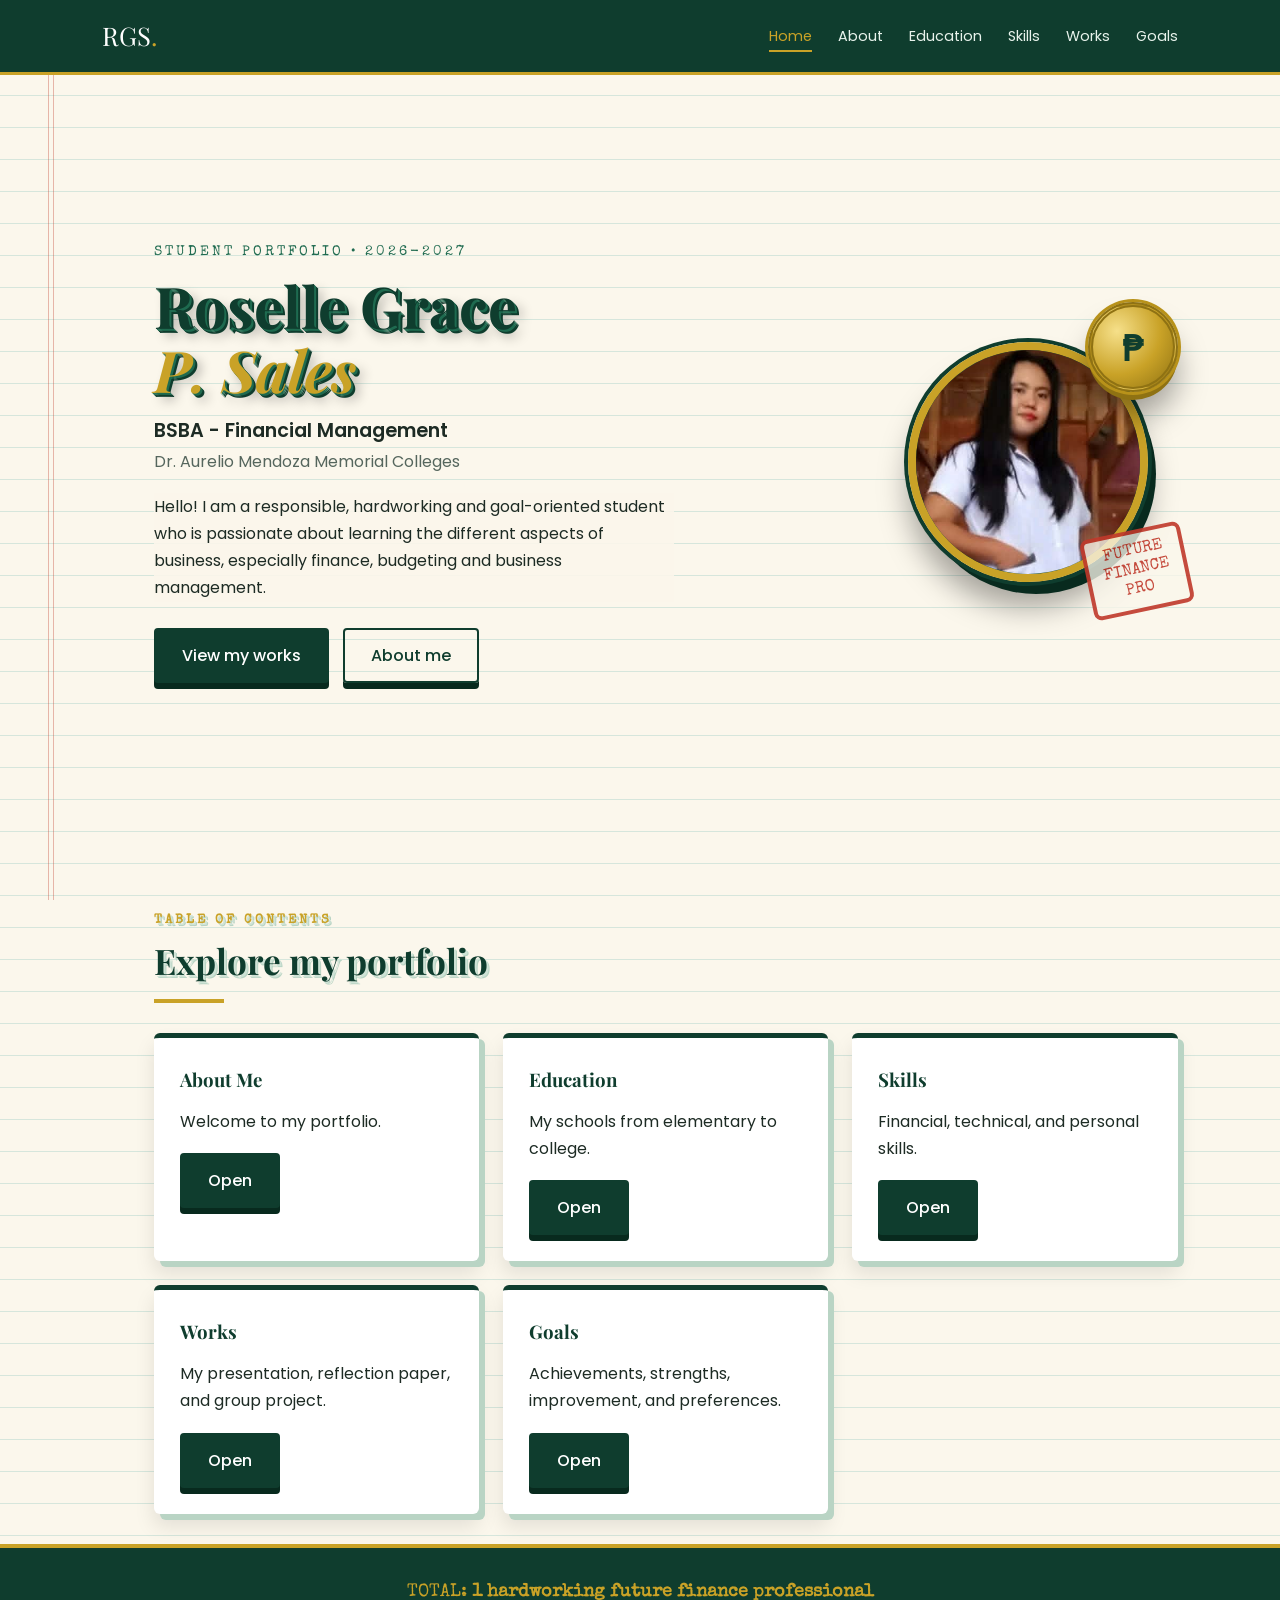
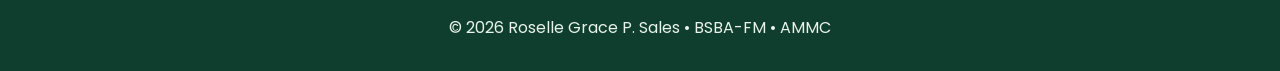
<file: index.html>
<!DOCTYPE html>
<html lang="en">
<head>
  <meta charset="UTF-8">
  <meta name="viewport" content="width=device-width, initial-scale=1.0">
  <title>Roselle Grace P. Sales | Portfolio</title>
  <link rel="preconnect" href="https://fonts.googleapis.com">
  <link href="https://fonts.googleapis.com/css2?family=Playfair+Display:wght@600;700&family=Poppins:wght@300;400;500;600&family=Special+Elite&display=swap" rel="stylesheet">
  <link rel="stylesheet" href="style.css">
</head>
<body>

  <!-- NAVIGATION -->
  <header class="navbar">
    <a href="index.html" class="logo">RGS<span>.</span></a>
    <nav>
      <a href="index.html" class="active">Home</a>
      <a href="about.html">About</a>
      <a href="education.html">Education</a>
      <a href="skills.html">Skills</a>
      <a href="works.html">Works</a>
      <a href="goals.html">Goals</a>
    </nav>
  </header>

  <!-- HOME / HERO -->
  <section class="hero">
    <div class="hero-text">
      <p class="small-title">STUDENT PORTFOLIO &bull; 2026-2027</p>
      <h1>Roselle Grace <br><em>P. Sales</em></h1>
      <p class="course">BSBA - Financial Management</p>
      <p class="school">Dr. Aurelio Mendoza Memorial Colleges</p>
      <p class="intro">
        Hello! I am a responsible, hardworking and goal-oriented student who is
        passionate about learning the different aspects of business, especially
        finance, budgeting and business management.
      </p>
      <a href="works.html" class="btn">View my works</a>
      <a href="about.html" class="btn btn-outline">About me</a>
    </div>

    <div class="hero-art">
      <!-- PROFILE PICTURE: ibutang ang litrato sa samang folder ug ngalan nga profile.jpg -->
      <div class="profile">
        <span>RG</span>
        <img src="./images/download.jpg" alt="">
      </div>
      <div class="coin"><span>&#8369;</span></div>
      <div class="stamp">FUTURE<br>FINANCE<br>PRO</div>
    </div>
  </section>

  <!-- MENU CARDS: link padung sa lahi-lahing page -->
  <section class="section">
    <h2 class="section-title"><small>Table of Contents</small>Explore my portfolio</h2>

    <div class="grid-3">
      <div class="card">
        <h3>About Me</h3>
        <p>Welcome to my portfolio.</p>
        <a href="about.html" class="btn">Open</a>
      </div>

      <div class="card">
        <h3>Education</h3>
        <p>My schools from elementary to college.</p>
        <a href="education.html" class="btn">Open</a>
      </div>

      <div class="card">
        <h3>Skills</h3>
        <p>Financial, technical, and personal skills.</p>
        <a href="skills.html" class="btn">Open</a>
      </div>

      <div class="card">
        <h3>Works</h3>
        <p>My presentation, reflection paper, and group project.</p>
        <a href="works.html" class="btn">Open</a>
      </div>

      <div class="card">
        <h3>Goals</h3>
        <p>Achievements, strengths, improvement, and preferences.</p>
        <a href="goals.html" class="btn">Open</a>
      </div>
    </div>
  </section>

  <!-- FOOTER -->
  <footer class="footer">
    <p class="total">TOTAL: <strong>1 hardworking future finance professional</strong></p>
    <p>&copy; 2026 Roselle Grace P. Sales &bull; BSBA-FM &bull; AMMC</p>
  </footer>

</body>
</html>
</file>
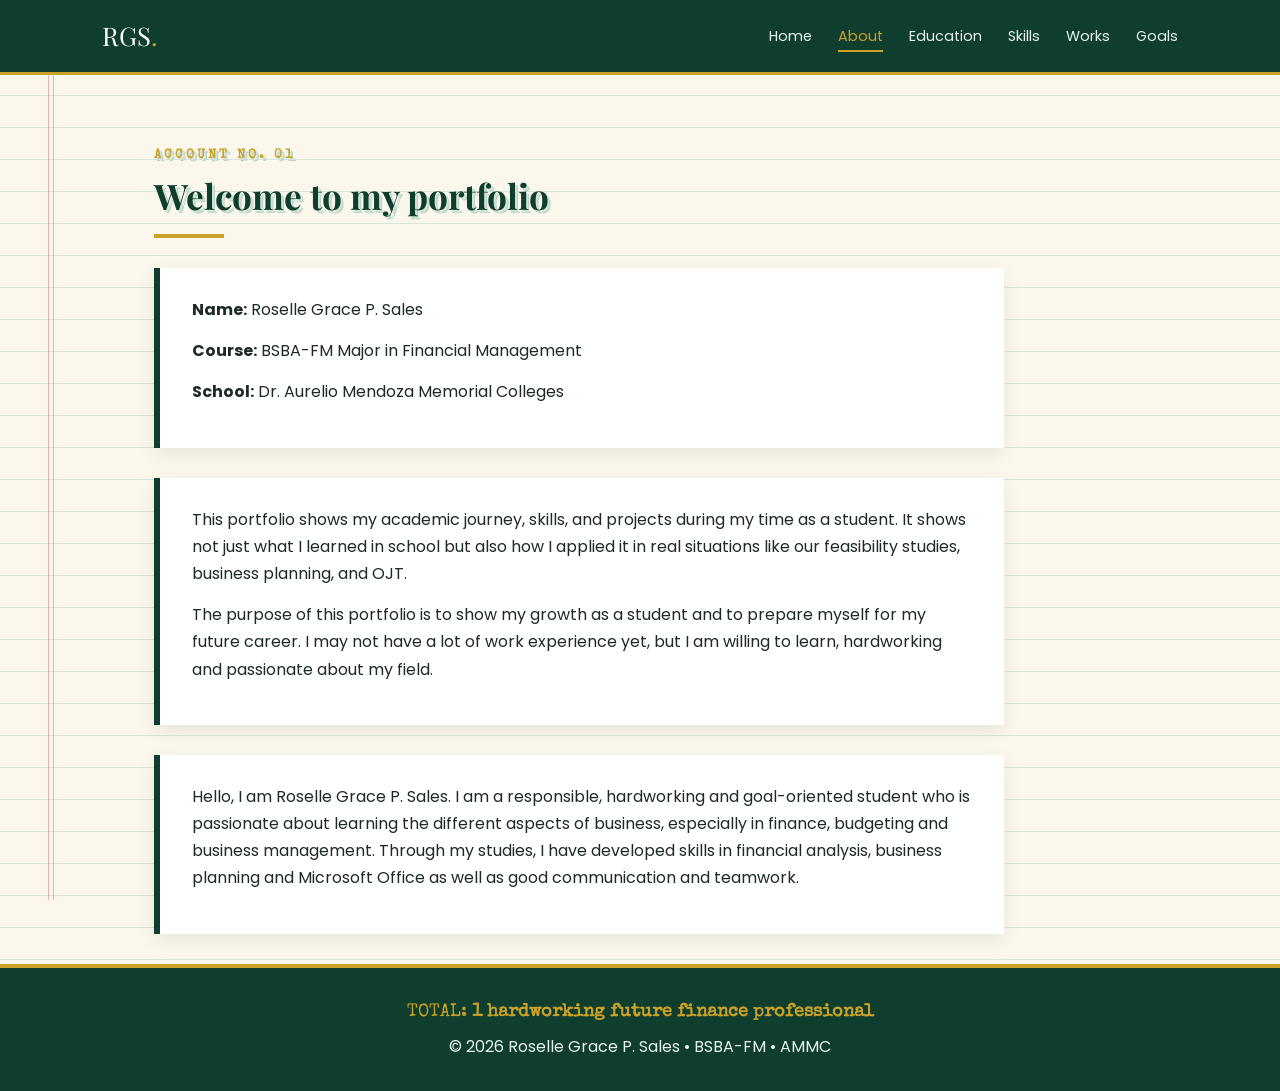
<file: about.html>
<!DOCTYPE html>
<html lang="en">
<head>
  <meta charset="UTF-8">
  <meta name="viewport" content="width=device-width, initial-scale=1.0">
  <title>About | Roselle Grace P. Sales</title>
  <link rel="preconnect" href="https://fonts.googleapis.com">
  <link href="https://fonts.googleapis.com/css2?family=Playfair+Display:wght@600;700&family=Poppins:wght@300;400;500;600&family=Special+Elite&display=swap" rel="stylesheet">
  <link rel="stylesheet" href="style.css">
</head>
<body>

  <header class="navbar">
    <a href="index.html" class="logo">RGS<span>.</span></a>
    <nav>
      <a href="index.html">Home</a>
      <a href="about.html" class="active">About</a>
      <a href="education.html">Education</a>
      <a href="skills.html">Skills</a>
      <a href="works.html">Works</a>
      <a href="goals.html">Goals</a>
    </nav>
  </header>

  <section class="section">
    <h2 class="section-title"><small>Account No. 01</small>Welcome to my portfolio</h2>

    <div class="paper">
      <p><strong>Name:</strong> Roselle Grace P. Sales</p>
      <p><strong>Course:</strong> BSBA-FM Major in Financial Management</p>
      <p><strong>School:</strong> Dr. Aurelio Mendoza Memorial Colleges</p>
    </div>

    <div class="paper small-paper">
      <p>
        This portfolio shows my academic journey, skills, and projects during my
        time as a student. It shows not just what I learned in school but also
        how I applied it in real situations like our feasibility studies,
        business planning, and OJT.
      </p>
      <p>
        The purpose of this portfolio is to show my growth as a student and to
        prepare myself for my future career. I may not have a lot of work
        experience yet, but I am willing to learn, hardworking and passionate
        about my field.
      </p>
    </div>

    <div class="paper small-paper">
      <p>
        Hello, I am Roselle Grace P. Sales. I am a responsible, hardworking and
        goal-oriented student who is passionate about learning the different
        aspects of business, especially in finance, budgeting and business
        management. Through my studies, I have developed skills in financial
        analysis, business planning and Microsoft Office as well as good
        communication and teamwork.
      </p>
    </div>
  </section>

  <footer class="footer">
    <p class="total">TOTAL: <strong>1 hardworking future finance professional</strong></p>
    <p>&copy; 2026 Roselle Grace P. Sales &bull; BSBA-FM &bull; AMMC</p>
  </footer>

</body>
</html>
</file>
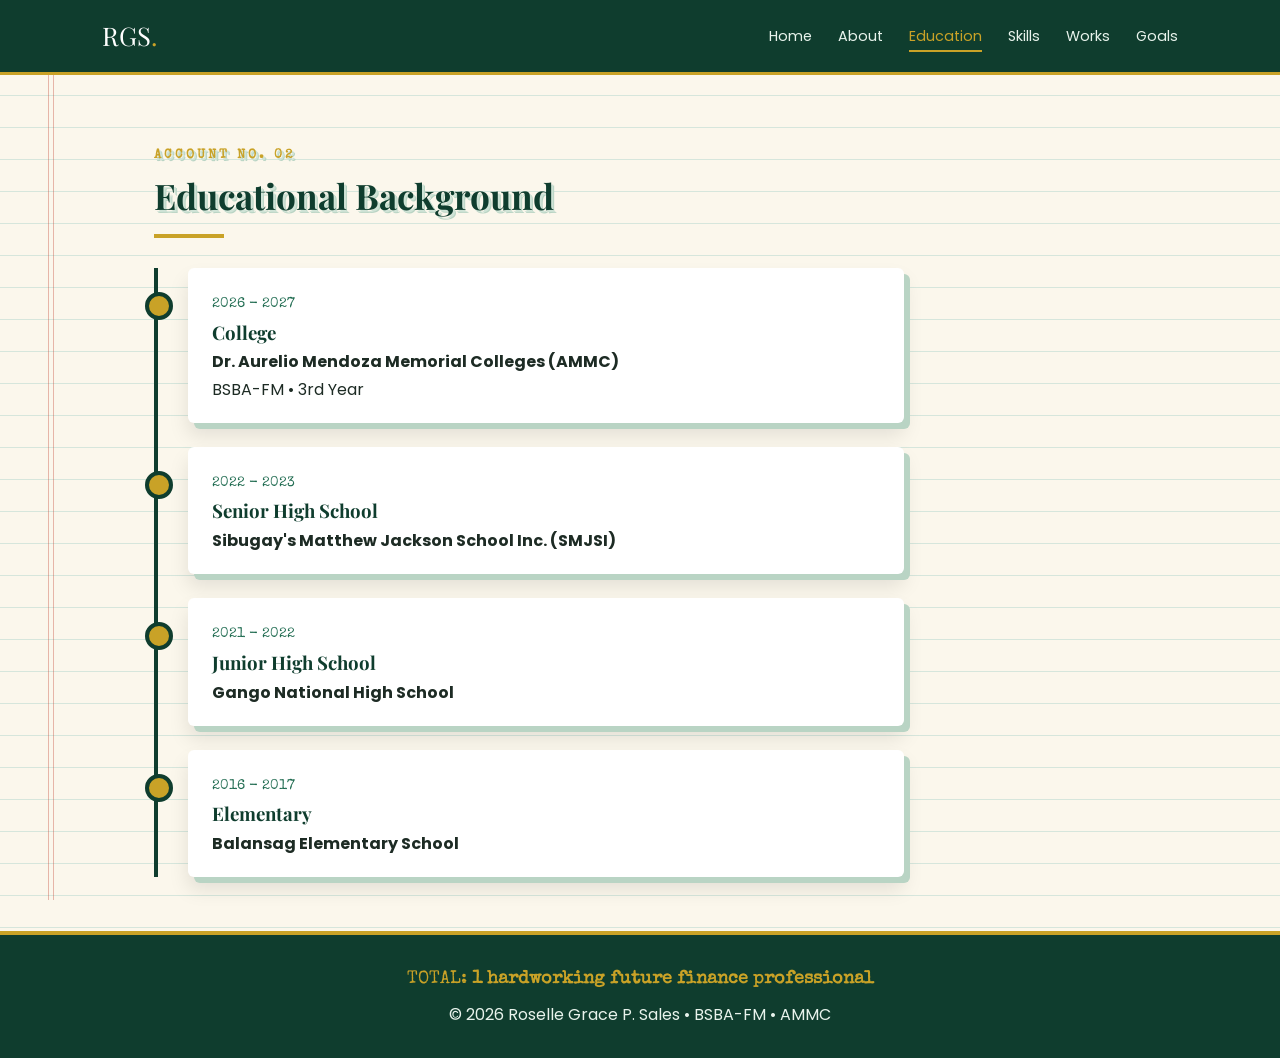
<file: education.html>
<!DOCTYPE html>
<html lang="en">
<head>
  <meta charset="UTF-8">
  <meta name="viewport" content="width=device-width, initial-scale=1.0">
  <title>Education | Roselle Grace P. Sales</title>
  <link rel="preconnect" href="https://fonts.googleapis.com">
  <link href="https://fonts.googleapis.com/css2?family=Playfair+Display:wght@600;700&family=Poppins:wght@300;400;500;600&family=Special+Elite&display=swap" rel="stylesheet">
  <link rel="stylesheet" href="style.css">
</head>
<body>

  <header class="navbar">
    <a href="index.html" class="logo">RGS<span>.</span></a>
    <nav>
      <a href="index.html">Home</a>
      <a href="about.html">About</a>
      <a href="education.html" class="active">Education</a>
      <a href="skills.html">Skills</a>
      <a href="works.html">Works</a>
      <a href="goals.html">Goals</a>
    </nav>
  </header>

  <section class="section">
    <h2 class="section-title"><small>Account No. 02</small>Educational Background</h2>

    <div class="timeline">
      <div class="timeline-item">
        <span class="year">2026 - 2027</span>
        <h3>College</h3>
        <p><strong>Dr. Aurelio Mendoza Memorial Colleges (AMMC)</strong></p>
        <p>BSBA-FM &bull; 3rd Year</p>
      </div>

      <div class="timeline-item">
        <span class="year">2022 - 2023</span>
        <h3>Senior High School</h3>
        <p><strong>Sibugay's Matthew Jackson School Inc. (SMJSI)</strong></p>
      </div>

      <div class="timeline-item">
        <span class="year">2021 - 2022</span>
        <h3>Junior High School</h3>
        <p><strong>Gango National High School</strong></p>
      </div>

      <div class="timeline-item">
        <span class="year">2016 - 2017</span>
        <h3>Elementary</h3>
        <p><strong>Balansag Elementary School</strong></p>
      </div>
    </div>
  </section>

  <footer class="footer">
    <p class="total">TOTAL: <strong>1 hardworking future finance professional</strong></p>
    <p>&copy; 2026 Roselle Grace P. Sales &bull; BSBA-FM &bull; AMMC</p>
  </footer>

</body>
</html>
</file>
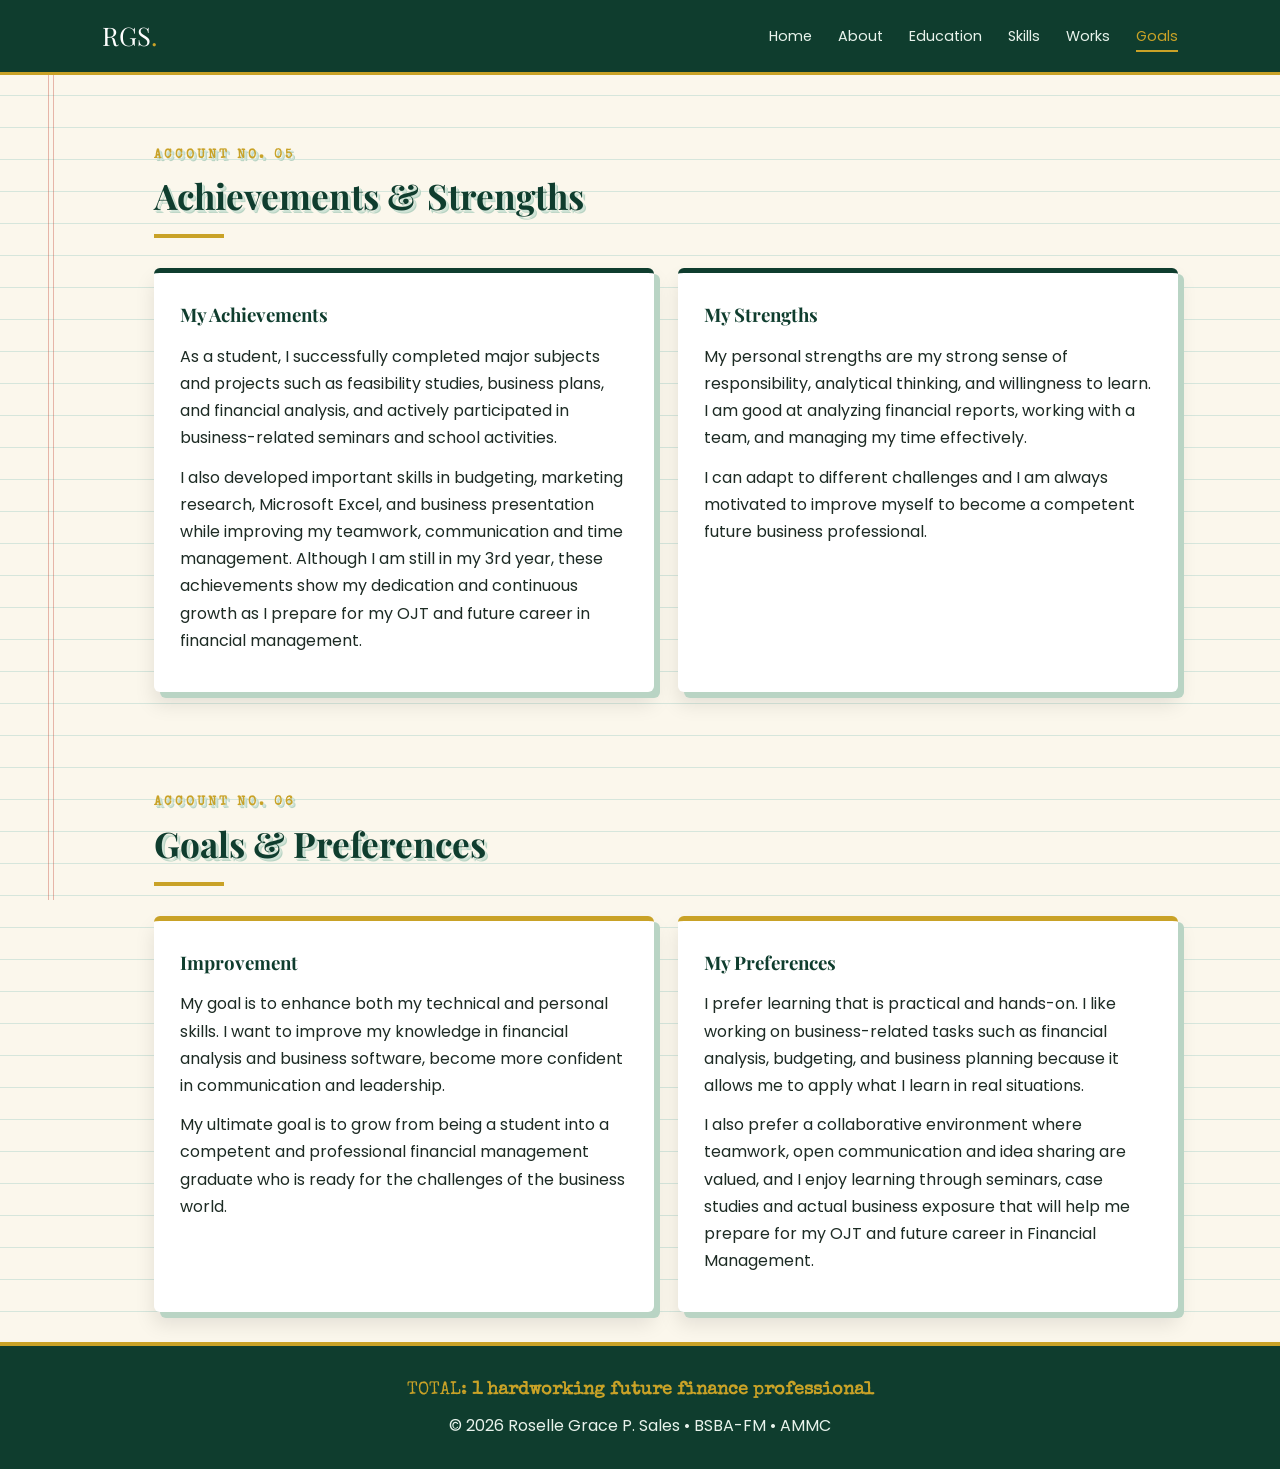
<file: goals.html>
<!DOCTYPE html>
<html lang="en">
<head>
  <meta charset="UTF-8">
  <meta name="viewport" content="width=device-width, initial-scale=1.0">
  <title>Goals | Roselle Grace P. Sales</title>
  <link rel="preconnect" href="https://fonts.googleapis.com">
  <link href="https://fonts.googleapis.com/css2?family=Playfair+Display:wght@600;700&family=Poppins:wght@300;400;500;600&family=Special+Elite&display=swap" rel="stylesheet">
  <link rel="stylesheet" href="style.css">
</head>
<body>

  <header class="navbar">
    <a href="index.html" class="logo">RGS<span>.</span></a>
    <nav>
      <a href="index.html">Home</a>
      <a href="about.html">About</a>
      <a href="education.html">Education</a>
      <a href="skills.html">Skills</a>
      <a href="works.html">Works</a>
      <a href="goals.html" class="active">Goals</a>
    </nav>
  </header>

  <section class="section">
    <h2 class="section-title"><small>Account No. 05</small>Achievements &amp; Strengths</h2>

    <div class="grid-2">
      <div class="card">
        <h3>My Achievements</h3>
        <p>
          As a student, I successfully completed major subjects and projects such
          as feasibility studies, business plans, and financial analysis, and
          actively participated in business-related seminars and school
          activities.
        </p>
        <p>
          I also developed important skills in budgeting, marketing research,
          Microsoft Excel, and business presentation while improving my teamwork,
          communication and time management. Although I am still in my 3rd year,
          these achievements show my dedication and continuous growth as I
          prepare for my OJT and future career in financial management.
        </p>
      </div>

      <div class="card">
        <h3>My Strengths</h3>
        <p>
          My personal strengths are my strong sense of responsibility,
          analytical thinking, and willingness to learn. I am good at analyzing
          financial reports, working with a team, and managing my time
          effectively.
        </p>
        <p>
          I can adapt to different challenges and I am always motivated to
          improve myself to become a competent future business professional.
        </p>
      </div>
    </div>
  </section>

  <section class="section">
    <h2 class="section-title"><small>Account No. 06</small>Goals &amp; Preferences</h2>

    <div class="grid-2">
      <div class="card gold">
        <h3>Improvement</h3>
        <p>
          My goal is to enhance both my technical and personal skills. I want to
          improve my knowledge in financial analysis and business software,
          become more confident in communication and leadership.
        </p>
        <p>
          My ultimate goal is to grow from being a student into a competent and
          professional financial management graduate who is ready for the
          challenges of the business world.
        </p>
      </div>

      <div class="card gold">
        <h3>My Preferences</h3>
        <p>
          I prefer learning that is practical and hands-on. I like working on
          business-related tasks such as financial analysis, budgeting, and
          business planning because it allows me to apply what I learn in real
          situations.
        </p>
        <p>
          I also prefer a collaborative environment where teamwork, open
          communication and idea sharing are valued, and I enjoy learning
          through seminars, case studies and actual business exposure that will
          help me prepare for my OJT and future career in Financial Management.
        </p>
      </div>
    </div>
  </section>

  <footer class="footer">
    <p class="total">TOTAL: <strong>1 hardworking future finance professional</strong></p>
    <p>&copy; 2026 Roselle Grace P. Sales &bull; BSBA-FM &bull; AMMC</p>
  </footer>

</body>
</html>
</file>
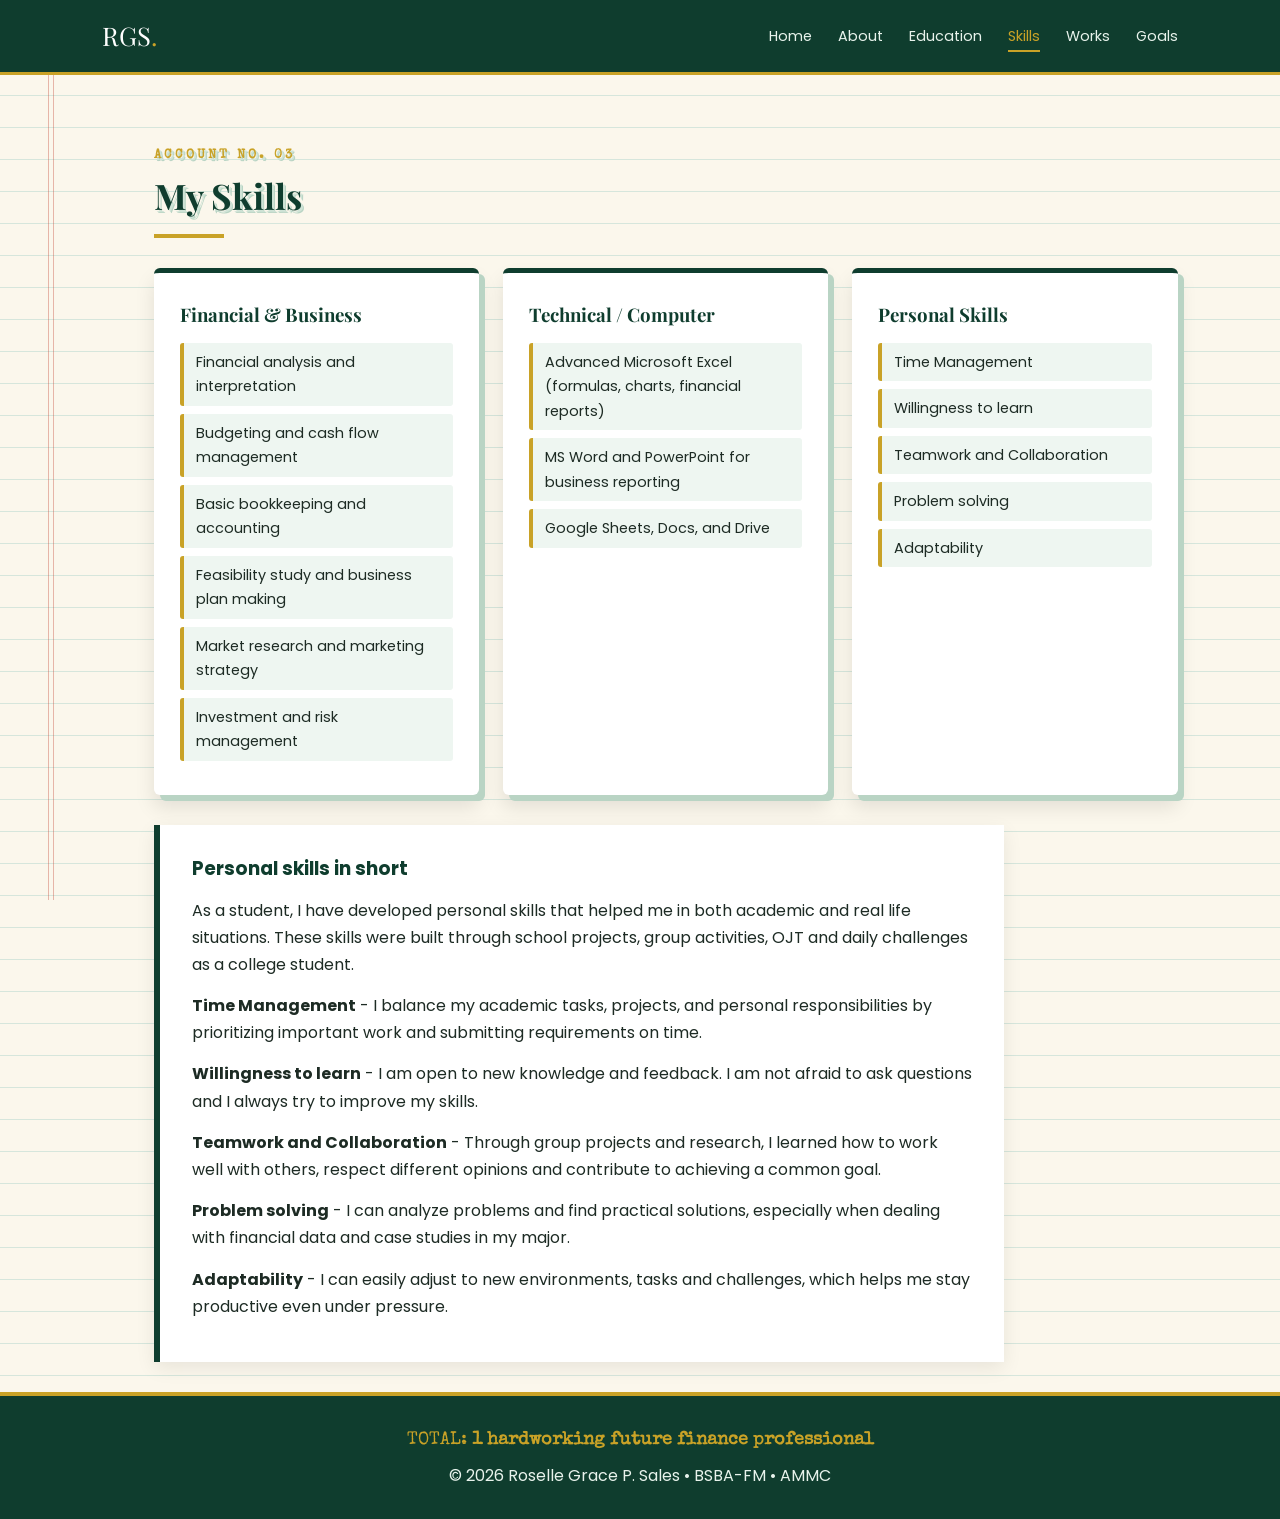
<file: skills.html>
<!DOCTYPE html>
<html lang="en">
<head>
  <meta charset="UTF-8">
  <meta name="viewport" content="width=device-width, initial-scale=1.0">
  <title>Skills | Roselle Grace P. Sales</title>
  <link rel="preconnect" href="https://fonts.googleapis.com">
  <link href="https://fonts.googleapis.com/css2?family=Playfair+Display:wght@600;700&family=Poppins:wght@300;400;500;600&family=Special+Elite&display=swap" rel="stylesheet">
  <link rel="stylesheet" href="style.css">
</head>
<body>

  <header class="navbar">
    <a href="index.html" class="logo">RGS<span>.</span></a>
    <nav>
      <a href="index.html">Home</a>
      <a href="about.html">About</a>
      <a href="education.html">Education</a>
      <a href="skills.html" class="active">Skills</a>
      <a href="works.html">Works</a>
      <a href="goals.html">Goals</a>
    </nav>
  </header>

  <section class="section">
    <h2 class="section-title"><small>Account No. 03</small>My Skills</h2>

    <div class="grid-3">
      <div class="card">
        <h3>Financial &amp; Business</h3>
        <ul class="chips">
          <li>Financial analysis and interpretation</li>
          <li>Budgeting and cash flow management</li>
          <li>Basic bookkeeping and accounting</li>
          <li>Feasibility study and business plan making</li>
          <li>Market research and marketing strategy</li>
          <li>Investment and risk management</li>
        </ul>
      </div>

      <div class="card">
        <h3>Technical / Computer</h3>
        <ul class="chips">
          <li>Advanced Microsoft Excel (formulas, charts, financial reports)</li>
          <li>MS Word and PowerPoint for business reporting</li>
          <li>Google Sheets, Docs, and Drive</li>
        </ul>
      </div>

      <div class="card">
        <h3>Personal Skills</h3>
        <ul class="chips">
          <li>Time Management</li>
          <li>Willingness to learn</li>
          <li>Teamwork and Collaboration</li>
          <li>Problem solving</li>
          <li>Adaptability</li>
        </ul>
      </div>
    </div>

    <div class="paper small-paper">
      <h3>Personal skills in short</h3>
      <p>As a student, I have developed personal skills that helped me in both academic and real life situations. These skills were built through school projects, group activities, OJT and daily challenges as a college student.</p>
      <p><strong>Time Management</strong> - I balance my academic tasks, projects, and personal responsibilities by prioritizing important work and submitting requirements on time.</p>
      <p><strong>Willingness to learn</strong> - I am open to new knowledge and feedback. I am not afraid to ask questions and I always try to improve my skills.</p>
      <p><strong>Teamwork and Collaboration</strong> - Through group projects and research, I learned how to work well with others, respect different opinions and contribute to achieving a common goal.</p>
      <p><strong>Problem solving</strong> - I can analyze problems and find practical solutions, especially when dealing with financial data and case studies in my major.</p>
      <p><strong>Adaptability</strong> - I can easily adjust to new environments, tasks and challenges, which helps me stay productive even under pressure.</p>
    </div>
  </section>

  <footer class="footer">
    <p class="total">TOTAL: <strong>1 hardworking future finance professional</strong></p>
    <p>&copy; 2026 Roselle Grace P. Sales &bull; BSBA-FM &bull; AMMC</p>
  </footer>

</body>
</html>
</file>
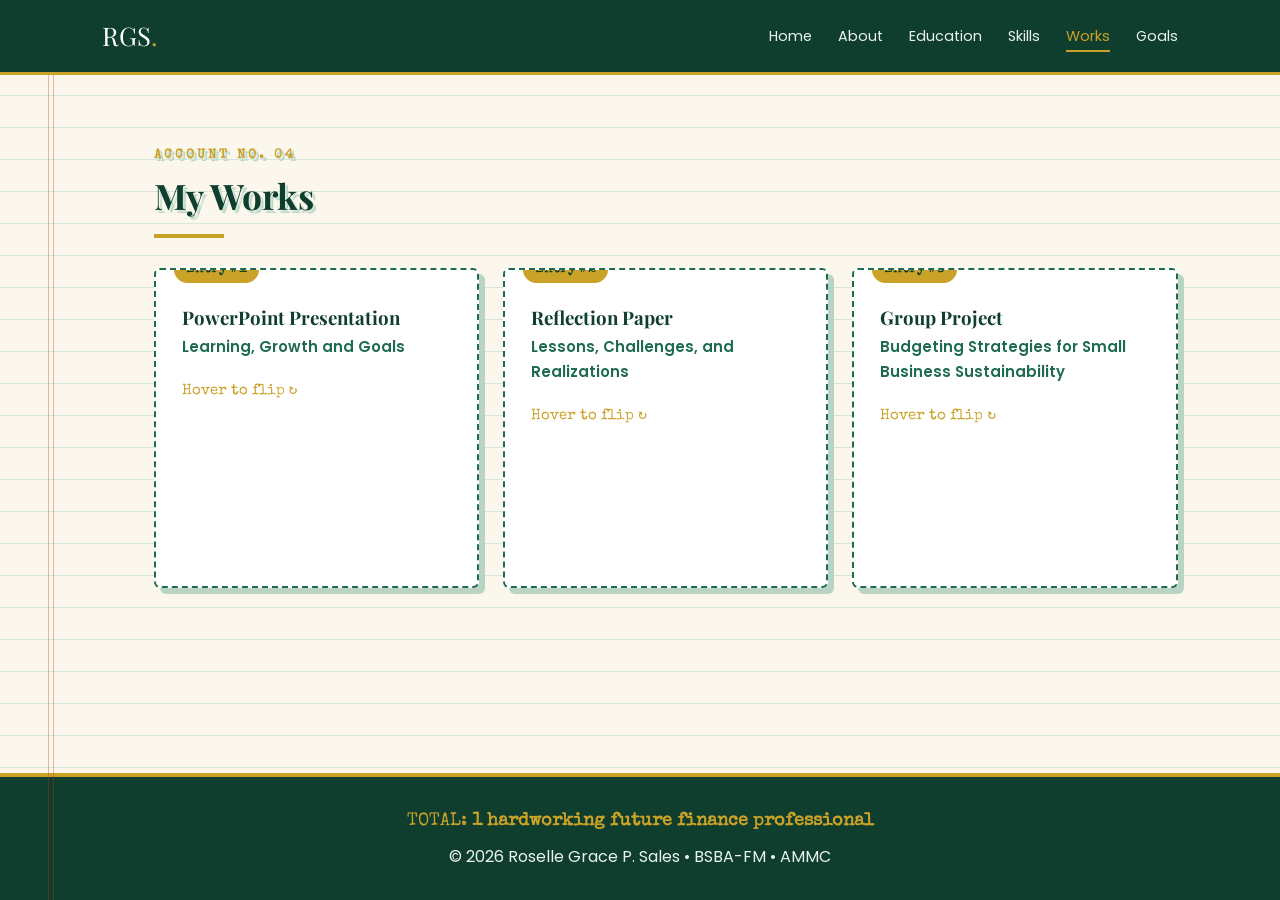
<file: works.html>
<!DOCTYPE html>
<html lang="en">
<head>
  <meta charset="UTF-8">
  <meta name="viewport" content="width=device-width, initial-scale=1.0">
  <title>Works | Roselle Grace P. Sales</title>
  <link rel="preconnect" href="https://fonts.googleapis.com">
  <link href="https://fonts.googleapis.com/css2?family=Playfair+Display:wght@600;700&family=Poppins:wght@300;400;500;600&family=Special+Elite&display=swap" rel="stylesheet">
  <link rel="stylesheet" href="style.css">
</head>
<body>

  <header class="navbar">
    <a href="index.html" class="logo">RGS<span>.</span></a>
    <nav>
      <a href="index.html">Home</a>
      <a href="about.html">About</a>
      <a href="education.html">Education</a>
      <a href="skills.html">Skills</a>
      <a href="works.html" class="active">Works</a>
      <a href="goals.html">Goals</a>
    </nav>
  </header>

  <section class="section">
    <h2 class="section-title"><small>Account No. 04</small>My Works</h2>

    <div class="grid-3">
      <!-- Matag card duha ka nawong: front (atubangan) ug back (luyo) -->
      <article class="flip">
        <div class="flip-inner">
          <div class="entry flip-front">
            <span class="entry-no">Entry #1</span>
            <h3>PowerPoint Presentation</h3>
            <p class="entry-title">Learning, Growth and Goals</p>
            <p class="hint">Hover to flip &#8635;</p>
          </div>
          <div class="entry flip-back">
            <p>Focuses on understanding the core principles of business, especially in financial management such as financial analysis, budgeting, and marketable securities management.</p>
          </div>
        </div>
      </article>

      <article class="flip">
        <div class="flip-inner">
          <div class="entry flip-front">
            <span class="entry-no">Entry #2</span>
            <h3>Reflection Paper</h3>
            <p class="entry-title">Lessons, Challenges, and Realizations</p>
            <p class="hint">Hover to flip &#8635;</p>
          </div>
          <div class="entry flip-back">
            <p>Highlights the important lessons from my major subjects and the challenges of balancing academic requirements, group projects and personal responsibilities.</p>
            <p class="learned"><strong>What I learned:</strong> Business is not just about theories but about real-life application.</p>
          </div>
        </div>
      </article>

      <article class="flip">
        <div class="flip-inner">
          <div class="entry flip-front">
            <span class="entry-no">Entry #3</span>
            <h3>Group Project</h3>
            <p class="entry-title">Budgeting Strategies for Small Business Sustainability</p>
            <p class="hint">Hover to flip &#8635;</p>
          </div>
          <div class="entry flip-back">
            <p>Focuses on how proper budgeting plays a vital role in maintaining and growing a small business.</p>
            <p class="learned"><strong>What I learned:</strong> Budgeting is one of the most important tools for the success and survival of a small business.</p>
          </div>
        </div>
      </article>
    </div>
  </section>

  <footer class="footer">
    <p class="total">TOTAL: <strong>1 hardworking future finance professional</strong></p>
    <p>&copy; 2026 Roselle Grace P. Sales &bull; BSBA-FM &bull; AMMC</p>
  </footer>

</body>
</html>
</file>
<file: style.css>
/* ===== COLORS (ilisi ra diri kung gusto ka ug lain nga kolor) ===== */
:root {
  --green: #0f3d2e;
  --green-light: #1f6b50;
  --gold: #c9a227;
  --paper: #fbf7ec;
  --ink: #1d2b24;
  --line: #d6e6dc;
  --red: #c0392b;
}

/* ===== BASIC ===== */
* {
  margin: 0;
  padding: 0;
  box-sizing: border-box;
}

html {
  scroll-behavior: smooth;   /* smooth ang scroll pag click sa menu */
}

body {
  font-family: 'Poppins', sans-serif;
  color: var(--ink);
  line-height: 1.7;
  background-color: var(--paper);
  /* ledger lines (daw notebook sa accountant) */
  background-image: repeating-linear-gradient(
    to bottom,
    transparent 0,
    transparent 31px,
    var(--line) 31px,
    var(--line) 32px
  );
}

/* pula nga linya sa wala, murag ledger */
body::before {
  content: "";
  position: fixed;
  top: 0;
  bottom: 0;
  left: 48px;
  width: 4px;
  border-left: 1px solid var(--red);
  border-right: 1px solid var(--red);
  opacity: 0.35;
  pointer-events: none;
}

/* ===== NAVBAR ===== */
.navbar {
  position: sticky;
  top: 0;
  z-index: 10;
  display: flex;
  justify-content: space-between;
  align-items: center;
  padding: 14px 8%;
  background-color: var(--green);
  border-bottom: 3px solid var(--gold);
}

.logo {
  font-family: 'Playfair Display', serif;
  font-size: 1.6rem;
  color: white;
  text-decoration: none;
}

.logo span {
  color: var(--gold);
}

.navbar nav a {
  color: #e8f3ec;
  text-decoration: none;
  margin-left: 22px;
  font-size: 0.9rem;
  padding-bottom: 4px;
  border-bottom: 2px solid transparent;
  transition: 0.3s;
}

.navbar nav a:hover {
  color: var(--gold);
  border-bottom-color: var(--gold);
}

/* ===== HERO ===== */
.hero {
  display: flex;
  align-items: center;
  justify-content: space-between;
  gap: 40px;
  padding: 80px 8% 70px 12%;
  min-height: 85vh;
}

.hero-text {
  flex: 1;
}

.small-title {
  font-family: 'Special Elite', monospace;
  letter-spacing: 3px;
  color: var(--green-light);
  font-size: 0.85rem;
  margin-bottom: 10px;
}

.hero h1 {
  font-family: 'Playfair Display', serif;
  font-size: 3.6rem;
  line-height: 1.1;
  color: var(--green);
  margin-bottom: 14px;
}

.hero h1 em {
  color: var(--gold);
  font-style: italic;
}

.course {
  font-weight: 600;
  font-size: 1.2rem;
}

.school {
  color: #55665d;
  margin-bottom: 18px;
}

.intro {
  max-width: 520px;
  margin-bottom: 26px;
  background: rgba(251, 247, 236, 0.9);
}

.btn {
  display: inline-block;
  padding: 12px 26px;
  background-color: var(--green);
  color: white;
  text-decoration: none;
  border-radius: 4px;
  border: 2px solid var(--green);
  margin-right: 10px;
  font-weight: 500;
  transition: 0.3s;
}

.btn:hover {
  background-color: var(--gold);
  border-color: var(--gold);
  color: var(--green);
  transform: translateY(-3px);
}

.btn-outline {
  background-color: transparent;
  color: var(--green);
}

/* ===== COIN + STAMP (CSS ra, walay JavaScript) ===== */
.hero-art {
  position: relative;
  flex: 0 0 300px;
  height: 300px;
  display: flex;
  align-items: center;
  justify-content: center;
}

.coin {
  width: 230px;
  height: 230px;
  border-radius: 50%;
  background: radial-gradient(circle at 30% 30%, #f6e08a, var(--gold) 55%, #8f7213);
  border: 10px double #8f7213;
  display: flex;
  align-items: center;
  justify-content: center;
  box-shadow: 0 15px 30px rgba(0, 0, 0, 0.25);
  animation: spin 6s ease-in-out infinite;
}

.coin span {
  font-family: 'Playfair Display', serif;
  font-size: 4rem;
  font-weight: 700;
  color: var(--green);
}

@keyframes spin {
  0%   { transform: rotateY(0deg); }
  50%  { transform: rotateY(180deg); }
  100% { transform: rotateY(360deg); }
}

.stamp {
  position: absolute;
  bottom: 0;
  right: -10px;
  transform: rotate(-12deg);
  border: 4px solid var(--red);
  color: var(--red);
  font-family: 'Special Elite', monospace;
  font-size: 1rem;
  text-align: center;
  padding: 8px 14px;
  border-radius: 8px;
  line-height: 1.2;
  background: rgba(251, 247, 236, 0.85);
  opacity: 0.9;
}

/* ===== SECTIONS ===== */
.section {
  padding: 70px 8% 30px 12%;
}

.section-title {
  font-family: 'Playfair Display', serif;
  font-size: 2.2rem;
  color: var(--green);
  margin-bottom: 30px;
}

.section-title small {
  display: block;
  font-family: 'Special Elite', monospace;
  font-size: 0.8rem;
  letter-spacing: 3px;
  color: var(--gold);
  text-transform: uppercase;
}

.section-title::after {
  content: "";
  display: block;
  width: 70px;
  height: 4px;
  background-color: var(--gold);
  margin-top: 8px;
}

/* ===== PAPER / CARD ===== */
.paper {
  background-color: white;
  padding: 28px 32px;
  border-left: 6px solid var(--green);
  box-shadow: 0 6px 18px rgba(0, 0, 0, 0.08);
  max-width: 850px;
}

.paper p {
  margin-bottom: 14px;
}

.small-paper {
  margin-top: 30px;
}

.small-paper h3 {
  margin-bottom: 12px;
  color: var(--green);
}

.grid-3 {
  display: grid;
  grid-template-columns: repeat(3, 1fr);
  gap: 24px;
}

.grid-2 {
  display: grid;
  grid-template-columns: repeat(2, 1fr);
  gap: 24px;
}

.card {
  background-color: white;
  padding: 26px;
  border-top: 5px solid var(--green);
  border-radius: 6px;
  box-shadow: 0 6px 18px rgba(0, 0, 0, 0.08);
  transition: 0.3s;
}

.card:hover {
  transform: translateY(-6px);
  box-shadow: 0 12px 24px rgba(0, 0, 0, 0.15);
}

.card h3 {
  font-family: 'Playfair Display', serif;
  color: var(--green);
  margin-bottom: 12px;
}

.card p {
  margin-bottom: 12px;
}

.card.gold {
  border-top-color: var(--gold);
}

/* ===== CHIPS (skills list) ===== */
.chips {
  list-style: none;
}

.chips li {
  background-color: #eef6f1;
  border-left: 4px solid var(--gold);
  padding: 7px 12px;
  margin-bottom: 8px;
  font-size: 0.9rem;
  border-radius: 3px;
}

/* ===== TIMELINE ===== */
.timeline {
  position: relative;
  max-width: 750px;
  padding-left: 30px;
  border-left: 4px solid var(--green);
}

.timeline-item {
  position: relative;
  background-color: white;
  padding: 20px 24px;
  margin-bottom: 24px;
  border-radius: 6px;
  box-shadow: 0 6px 18px rgba(0, 0, 0, 0.08);
}

/* bilog nga gamay sa timeline */
.timeline-item::before {
  content: "";
  position: absolute;
  left: -43px;
  top: 24px;
  width: 20px;
  height: 20px;
  background-color: var(--gold);
  border: 4px solid var(--green);
  border-radius: 50%;
}

.year {
  font-family: 'Special Elite', monospace;
  color: var(--green-light);
  font-size: 0.9rem;
}

.timeline-item h3 {
  font-family: 'Playfair Display', serif;
  color: var(--green);
}

/* ===== WORK ENTRIES ===== */
.entry {
  background-color: white;
  padding: 26px;
  border-radius: 6px;
  border: 2px dashed var(--green-light);
  position: relative;
  transition: 0.3s;
}

.entry:hover {
  border-style: solid;
  background-color: #f3faf6;
  transform: rotate(-1deg) translateY(-4px);
}

.entry-no {
  position: absolute;
  top: -14px;
  left: 18px;
  background-color: var(--gold);
  color: var(--green);
  font-family: 'Special Elite', monospace;
  padding: 2px 12px;
  border-radius: 20px;
  font-size: 0.85rem;
}

.entry h3 {
  font-family: 'Playfair Display', serif;
  color: var(--green);
  margin-top: 6px;
}

.entry-title {
  font-weight: 600;
  color: var(--green-light);
  margin-bottom: 10px;
}

.entry p {
  margin-bottom: 10px;
  font-size: 0.93rem;
}

.learned {
  background-color: #fff8de;
  padding: 10px 12px;
  border-radius: 4px;
}

/* ===== FOOTER ===== */
.footer {
  margin-top: 70px;
  padding: 30px 8%;
  background-color: var(--green);
  color: #e8f3ec;
  text-align: center;
  border-top: 4px solid var(--gold);
}

.total {
  font-family: 'Special Elite', monospace;
  color: var(--gold);
  font-size: 1.1rem;
  margin-bottom: 6px;
}

/* =========================================
   3D EFFECTS (basic ra nga code)
   Ang gigamit: perspective, transform, box-shadow
   ========================================= */

/* 1. 3D nga letra: daghang anino nga gipatong-patong */
.hero h1 {
  text-shadow:
    1px 1px 0 #1f6b50,
    2px 2px 0 #1f6b50,
    3px 3px 0 #0f3d2e,
    4px 4px 0 #0f3d2e,
    7px 7px 12px rgba(0, 0, 0, 0.3);
}

.section-title {
  text-shadow: 2px 2px 0 #cfe3d6, 3px 3px 0 #b9d4c4;
}

/* 2. 3D nga button: murag button nga mahimo pislitan */
.btn {
  box-shadow: 0 6px 0 #082a1e;
}

.btn:hover {
  box-shadow: 0 9px 0 #8f7213;
}

.btn:active {
  transform: translateY(5px);
  box-shadow: 0 1px 0 #082a1e;
}

/* 3. 3D nga coin: gibaligya ang gibag-on sa daplin */
.hero-art {
  perspective: 800px;
}

.coin {
  box-shadow:
    0 0 0 3px #b8921a,
    0 8px 0 #8f7213,
    0 25px 30px rgba(0, 0, 0, 0.35);
}

/* 4. 3D nga card: mo-tilt ug mo-taas kung i-hover */
.grid-3,
.grid-2,
.timeline {
  perspective: 1000px;
}

.card,
.timeline-item {
  box-shadow: 6px 6px 0 #b9d4c4, 0 12px 20px rgba(0, 0, 0, 0.1);
}

.card:hover {
  transform: rotateX(6deg) rotateY(-8deg) translateY(-8px);
  box-shadow: 12px 14px 0 #b9d4c4, 0 20px 30px rgba(0, 0, 0, 0.2);
}

.timeline-item {
  transition: 0.3s;
}

.timeline-item:hover {
  transform: rotateY(-8deg) translateX(8px);
  box-shadow: 12px 10px 0 #b9d4c4, 0 20px 30px rgba(0, 0, 0, 0.2);
}

/* 5. 3D nga flip card (My Works): mo-balik kung i-hover */
.flip {
  height: 320px;
  perspective: 1000px;
}

.flip-inner {
  position: relative;
  width: 100%;
  height: 100%;
  transition: transform 0.8s;
  transform-style: preserve-3d;
}

.flip:hover .flip-inner {
  transform: rotateY(180deg);
}

.flip .entry {
  position: absolute;
  top: 0;
  left: 0;
  width: 100%;
  height: 100%;
  backface-visibility: hidden;     /* tagoon ang luyo sa card */
  overflow: auto;
  box-shadow: 6px 6px 0 #b9d4c4;
}

.flip .entry:hover {
  transform: none;
}

.flip .flip-back {
  transform: rotateY(180deg);
  background-color: var(--green);
  color: white;
  border-color: var(--gold);
  display: flex;
  flex-direction: column;
  justify-content: center;
}

.flip .flip-back:hover {
  transform: rotateY(180deg);
}

.flip .flip-back .learned {
  color: var(--ink);
}

.hint {
  margin-top: 20px;
  font-family: 'Special Elite', monospace;
  color: var(--gold);
}

/* ===== PROFILE PICTURE ===== */
.profile {
  position: relative;
  width: 240px;
  height: 240px;
  border-radius: 50%;
  overflow: hidden;
  background: radial-gradient(circle at 30% 30%, var(--green-light), var(--green));
  border: 8px solid var(--gold);
  box-shadow:
    0 0 0 4px var(--green),
    8px 12px 0 #082a1e,
    0 25px 30px rgba(0, 0, 0, 0.35);
  display: flex;
  align-items: center;
  justify-content: center;
  transition: 0.4s;
}

/* kung wala pa ang litrato, "RG" ang makita */
.profile span {
  font-family: 'Playfair Display', serif;
  font-size: 4rem;
  color: var(--gold);
}

/* ang litrato nagatabon sa "RG" */
.profile img {
  position: absolute;
  top: 0;
  left: 0;
  width: 100%;
  height: 100%;
  object-fit: cover;
}

.profile:hover {
  transform: rotateY(-12deg) rotateX(6deg) translateY(-6px);
}

/* ang coin mahimong gamay ug naa sa kilid sa litrato */
.hero-art .coin {
  position: absolute;
  top: -10px;
  right: 0;
  width: 90px;
  height: 90px;
  border-width: 5px;
}

.hero-art .coin span {
  font-size: 2.2rem;
}

/* ===== PARA SA LAHI-LAHING PAGE ===== */

/* ang footer naa sa ubos kanunay bisan mubo ang page */
body {
  display: flex;
  flex-direction: column;
  min-height: 100vh;
}

.footer {
  margin-top: auto;
}

/* ang page nga naka-open karon, naay bulawan nga linya sa menu */
.navbar nav a.active {
  color: var(--gold);
  border-bottom-color: var(--gold);
}

/* ang button sulod sa card dili mag-abot sa tibuok ilawom */
.card .btn {
  margin-top: 6px;
}

/* ===== PARA SA CELLPHONE / GAMAY NGA SCREEN ===== */
@media (max-width: 850px) {
  body::before {
    display: none;
  }

  .navbar {
    flex-direction: column;
    gap: 8px;
  }

  .navbar nav a {
    margin: 0 8px;
  }

  .hero {
    flex-direction: column-reverse;
    padding: 50px 6%;
    text-align: center;
  }

  .hero h1 {
    font-size: 2.6rem;
  }

  .intro {
    margin-left: auto;
    margin-right: auto;
  }

  .section {
    padding: 50px 6% 20px 6%;
  }

  .grid-3,
  .grid-2 {
    grid-template-columns: 1fr;
  }

  .hero-art {
    flex: 0 0 auto;
  }
}
</file>
